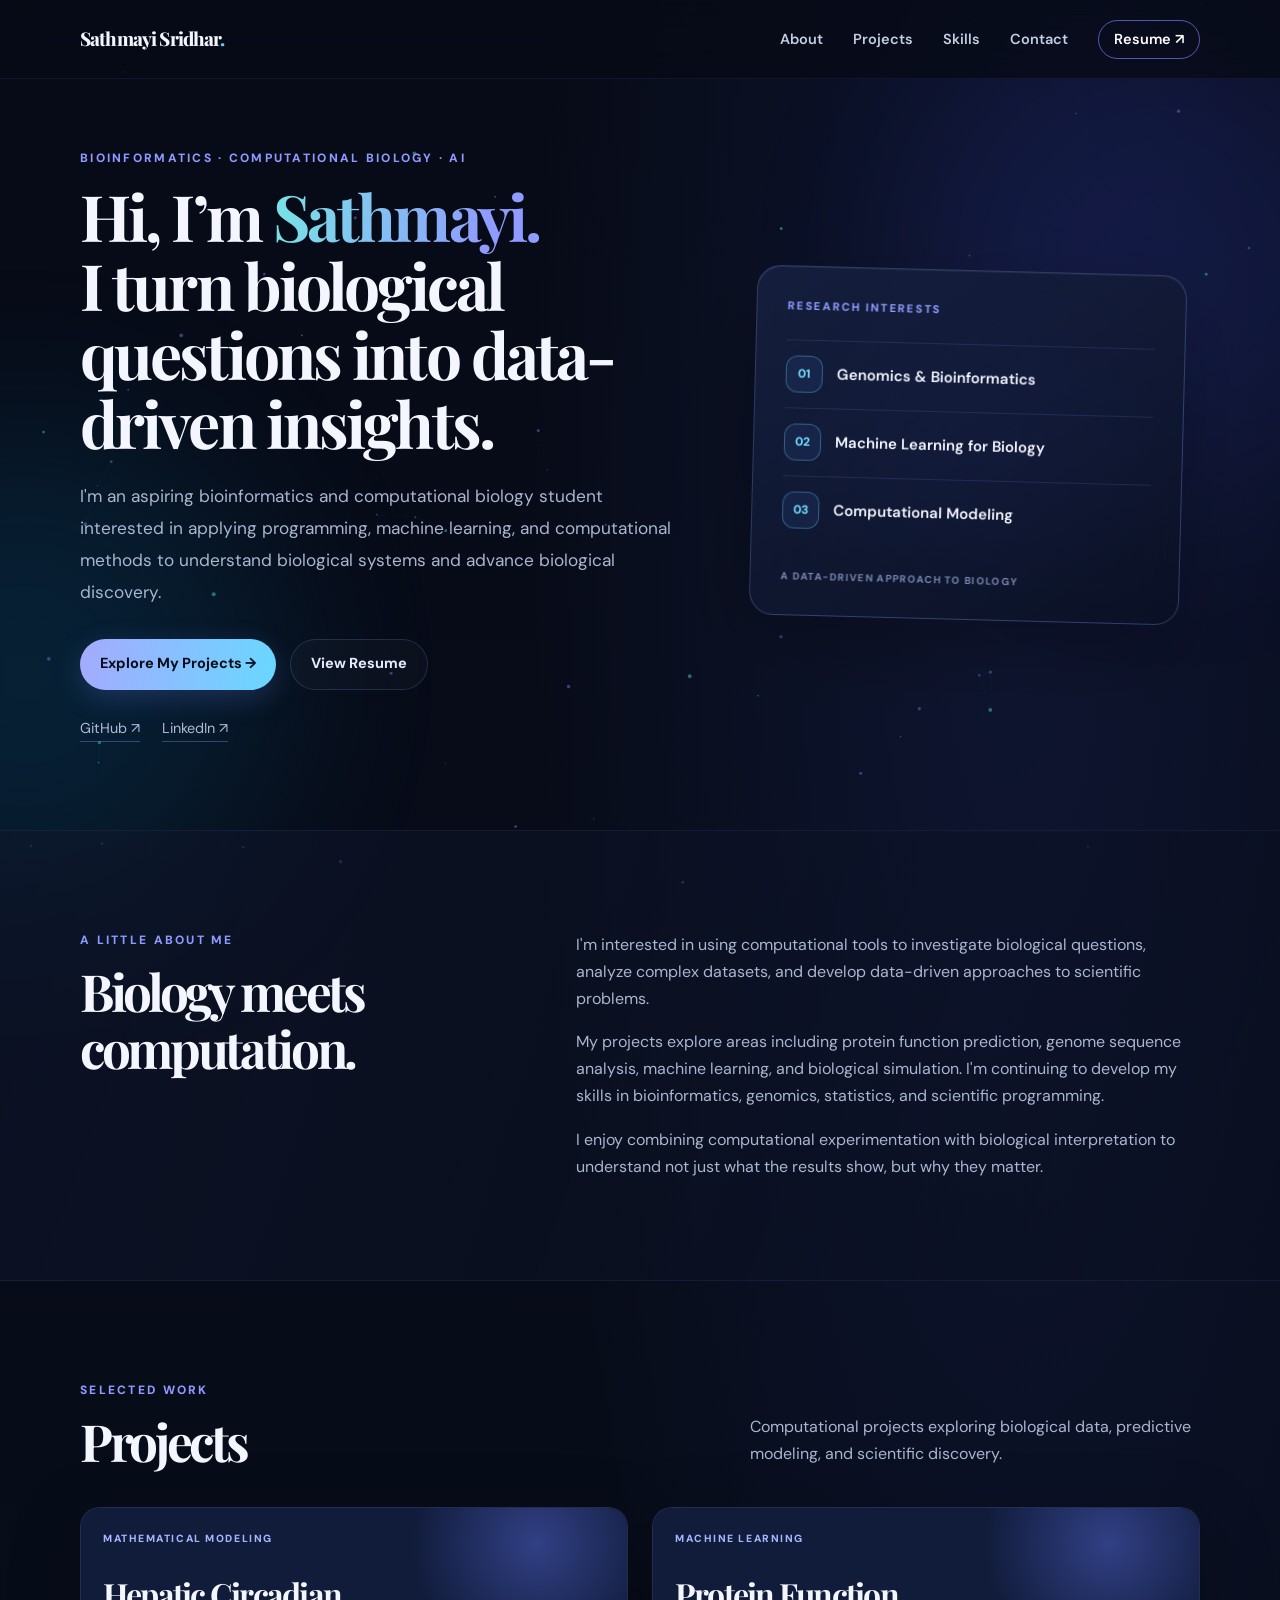
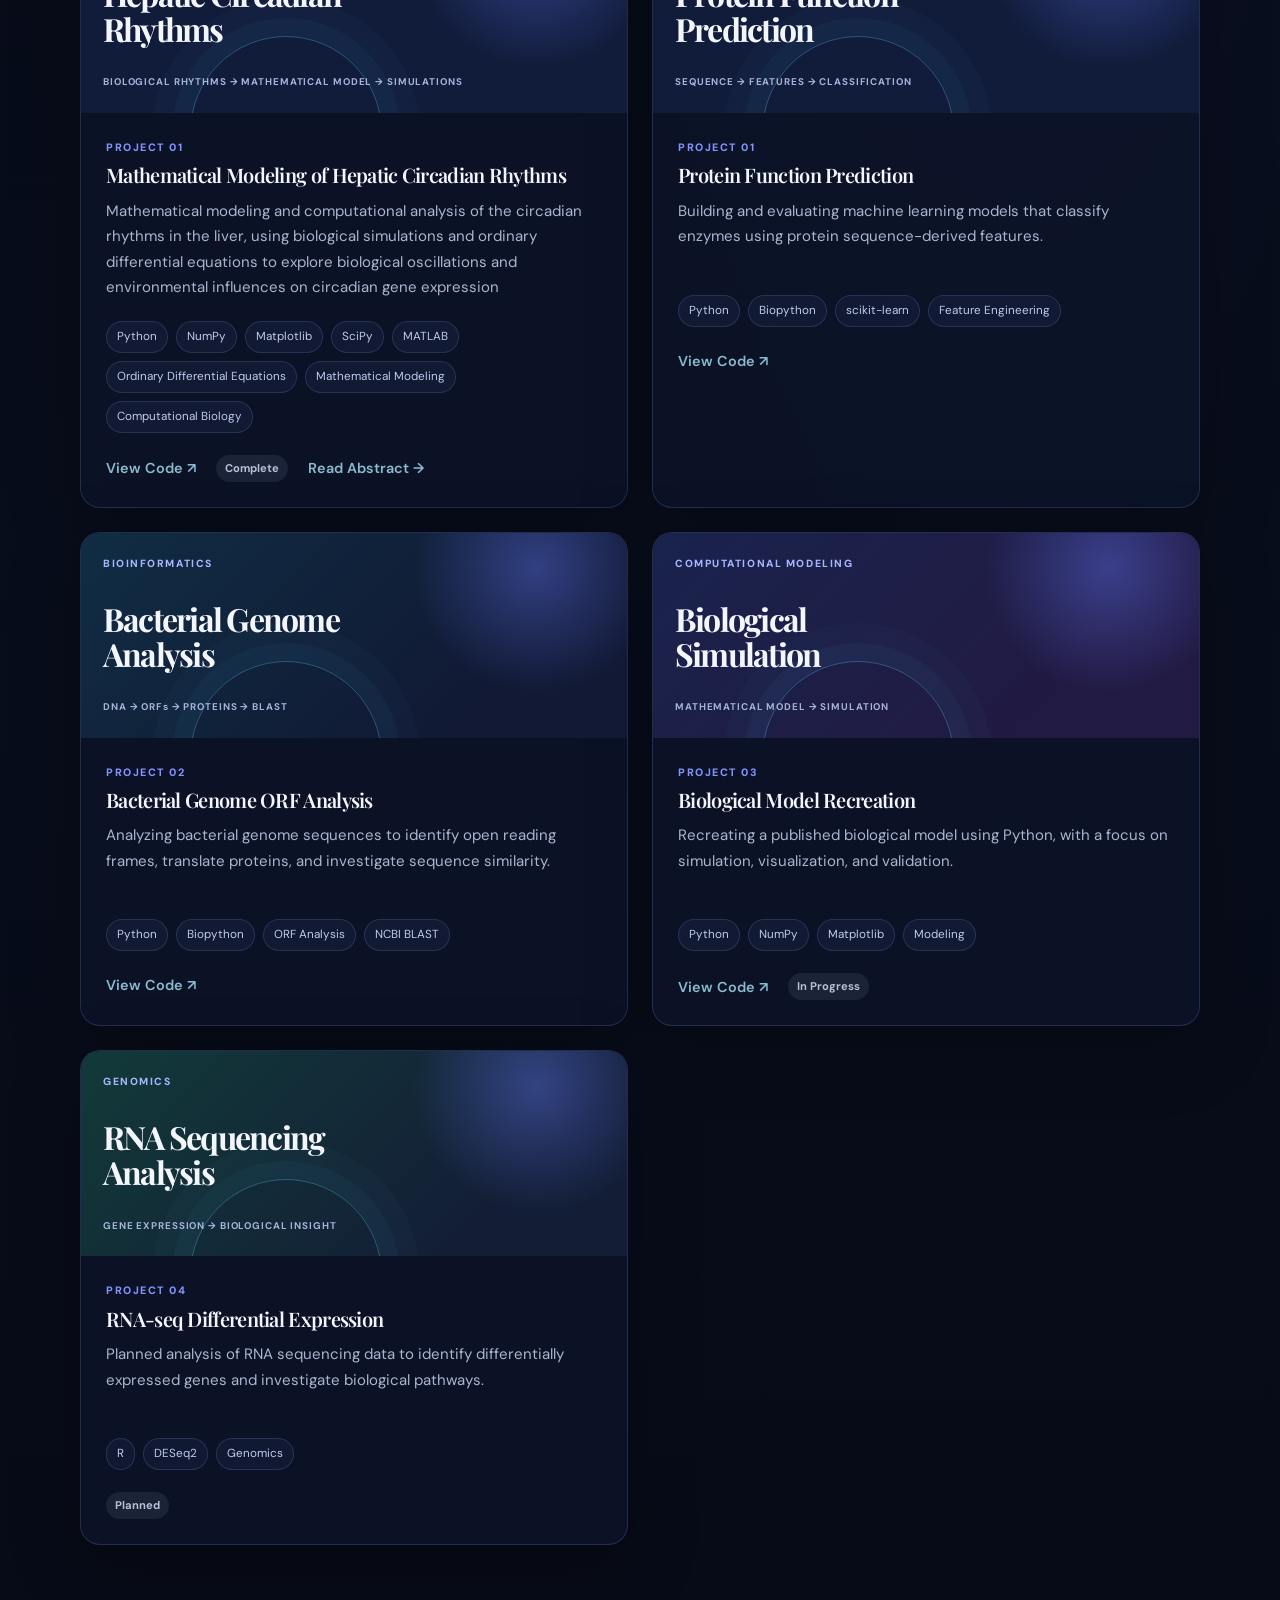
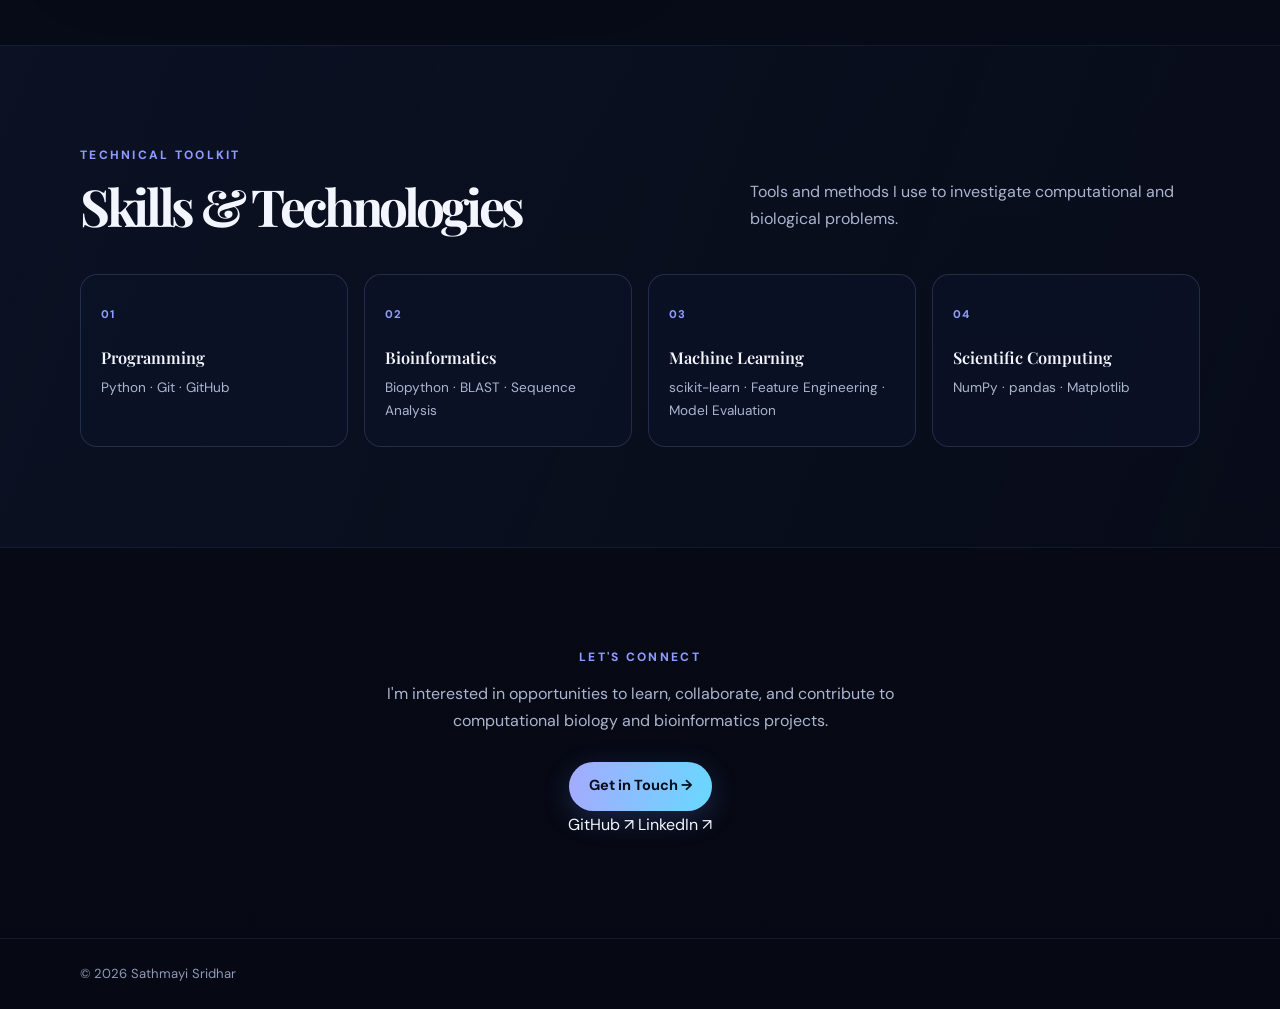
<file: index.html>
<!DOCTYPE html>
<html lang="en">
<head>
    <meta charset="UTF-8">
    <meta name="viewport" content="width=device-width, initial-scale=1.0">
    <meta name="description" content="Portfolio showcasing projects in bioinformatics, computational biology, machine learning, and scientific computing.">
    <title>Sathmayi Sridhar | Computational Biology Portfolio</title>
    <link rel="preconnect" href="https://fonts.googleapis.com">
    <link rel="preconnect" href="https://fonts.gstatic.com" crossorigin>
    <link href="https://fonts.googleapis.com/css2?family=DM+Sans:wght@400;500;600;700&family=Manrope:wght@400;500;600;700;800&family=Playfair+Display:wght@500;600;700&display=swap" rel="stylesheet">
    <link rel="stylesheet" href="style.css">
    <script src="script.js" defer></script>
</head>
<body>
    <div id="scroll-background" aria-hidden="true">
        <div class="scroll-orb scroll-orb-one"></div>
        <div class="scroll-orb scroll-orb-two"></div>
        <div class="scroll-orb scroll-orb-three"></div>
    </div>
    <canvas id="particle-background" aria-hidden="true"></canvas>
    <div class="background-glow background-glow-one" aria-hidden="true"></div>
    <div class="background-glow background-glow-two" aria-hidden="true"></div>
    <header class="site-header">
        <nav class="navbar container" aria-label="Main navigation">
            <a href="#home" class="logo">Sathmayi Sridhar<span>.</span></a>

            <button class="menu-toggle" id="menu-toggle"
                    aria-label="Open navigation menu"
                    aria-expanded="false"
                    aria-controls="nav-links">
                ☰
            </button>

            <ul class="nav-links" id="nav-links">
                <li><a href="#about">About</a></li>
                <li><a href="#projects">Projects</a></li>
                <li><a href="#skills">Skills</a></li>
                <li><a href="#contact">Contact</a></li>
                <li><a href="resume.pdf" class="nav-resume">Resume ↗</a></li>
            </ul>
        </nav>
    </header>

    <main>
        <section class="hero container" id="home">
            <div class="hero-content">
                <p class="eyebrow">BIOINFORMATICS · COMPUTATIONAL BIOLOGY · AI</p>
                <h1>Hi, I’m <span>Sathmayi.</span><br> I turn biological questions into data-driven insights.</h1>
                <p class="hero-description">
                    I'm an aspiring bioinformatics and computational biology student interested in applying
                    programming, machine learning, and computational methods to
                    understand biological systems and advance biological discovery.
                </p>
                <div class="hero-buttons">
                    <a href="#projects" class="button button-primary">Explore My Projects →</a>
                    <a href="resume.pdf" class="button button-secondary">View Resume</a>
                </div>
                <div class="hero-links">
                    <a href="https://github.com/sathmayi" target="_blank" rel="noopener noreferrer">GitHub ↗</a>
                    <a href="https://www.linkedin.com/in/sathmayi-sridhar-a97005241/" target="_blank" rel="noopener noreferrer">LinkedIn ↗</a>
                </div>
            </div>

            <div class="hero-visual" aria-hidden="true">
                <div class="visual-card">
                    <span class="visual-label">RESEARCH INTERESTS</span>
                    <div class="visual-item"><span class="visual-icon">01</span><span>Genomics &amp; Bioinformatics</span></div>
                    <div class="visual-item"><span class="visual-icon">02</span><span>Machine Learning for Biology</span></div>
                    <div class="visual-item"><span class="visual-icon">03</span><span>Computational Modeling</span></div>
                    <div class="visual-decoration">A DATA-DRIVEN APPROACH TO BIOLOGY</div>
                </div>
            </div>
        </section>

        <section class="section section-muted" id="about">
            <div class="container about-layout">
                <div>
                    <p class="eyebrow">A LITTLE ABOUT ME</p>
                    <h2>Biology meets computation.</h2>
                </div>
                <div class="about-content">
                    <p>
                        I'm interested in using computational tools to investigate
                        biological questions, analyze complex datasets, and develop
                        data-driven approaches to scientific problems.
                    </p>
                    <p>
                        My projects explore areas including protein function prediction,
                        genome sequence analysis, machine learning, and biological
                        simulation. I'm continuing to develop my skills in bioinformatics,
                        genomics, statistics, and scientific programming.
                    </p>
                    <p>
                        I enjoy combining computational experimentation with biological
                        interpretation to understand not just what the results show,
                        but why they matter.
                    </p>
                </div>
            </div>
        </section>

        <section class="section container" id="projects">
            <div class="section-heading">
                <div>
                    <p class="eyebrow">SELECTED WORK</p>
                    <h2>Projects</h2>
                </div>
                <p>Computational projects exploring biological data, predictive modeling, and scientific discovery.</p>
            </div>

            <div class="project-grid">
             <!-- PROJECT 01: HEPATIC CIRCADIAN RHYTHMS -->
                <article class="project-card">
                    <div class="project-visual project-circadian">
                        <span class="project-category">MATHEMATICAL MODELING</span>
                        <div class="project-visual-title">
                            Hepatic Circadian<br>Rhythms
                        </div>
                        <div class="project-visual-note">
                            BIOLOGICAL RHYTHMS → MATHEMATICAL MODEL → SIMULATIONS
                        </div>
                    </div>

                    <div class="project-body">
                        <p class="project-number">PROJECT 01</p>

                        <h3>Mathematical Modeling of Hepatic Circadian Rhythms</h3>

                        <p>
                            Mathematical modeling and computational analysis of the circadian rhythms in the liver, using biological
                            simulations and ordinary differential equations to explore biological oscillations and environmental influences on circadian gene expression
                        </p>

                        <div class="tag-list">
                            <span>Python</span>
                            <span>NumPy</span>
                            <span>Matplotlib</span>
                            <span>SciPy</span>
                            <span>MATLAB</span>
                            <span>Ordinary Differential Equations</span>
                            <span>Mathematical Modeling</span>
                            <span>Computational Biology</span>
                        </div>

                        <div class="project-links">
                            <a href="https://github.com/sathmayi/Capstone-Project.git" target="_blank" rel="noopener noreferrer">
                                View Code ↗
                            </a>
                            <span class="status">Complete</span>
                            <a href="abstracts/capstone-project.html">
                                Read Abstract →
                            </a>
                        </div>
                    </div>
                </article>
                <article class="project-card">
                    <div class="project-visual project-protein">
                        <span class="project-category">MACHINE LEARNING</span>
                        <div class="project-visual-title">Protein Function<br>Prediction</div>
                        <div class="project-visual-note">SEQUENCE → FEATURES → CLASSIFICATION</div>
                    </div>
                    <div class="project-body">
                        <p class="project-number">PROJECT 01</p>
                        <h3>Protein Function Prediction</h3>
                        <p>Building and evaluating machine learning models that classify enzymes using protein sequence-derived features.</p>
                        <div class="tag-list">
                            <span>Python</span>
                            <span>Biopython</span>
                            <span>scikit-learn</span>
                            <span>Feature Engineering</span>
                        </div>
                        <div class="project-links">
                            <a href="https://github.com/YOUR_USERNAME/protein-function-prediction" target="_blank" rel="noopener noreferrer">View Code ↗</a>
                        </div>
                    </div>
                </article>

                <article class="project-card">
                    <div class="project-visual project-genome">
                        <span class="project-category">BIOINFORMATICS</span>
                        <div class="project-visual-title">Bacterial Genome<br>Analysis</div>
                        <div class="project-visual-note">DNA → ORFs → PROTEINS → BLAST</div>
                    </div>
                    <div class="project-body">
                        <p class="project-number">PROJECT 02</p>
                        <h3>Bacterial Genome ORF Analysis</h3>
                        <p>Analyzing bacterial genome sequences to identify open reading frames, translate proteins, and investigate sequence similarity.</p>
                        <div class="tag-list">
                            <span>Python</span>
                            <span>Biopython</span>
                            <span>ORF Analysis</span>
                            <span>NCBI BLAST</span>
                        </div>
                        <div class="project-links">
                            <a href="https://github.com/YOUR_USERNAME/YOUR_GENOME_REPOSITORY" target="_blank" rel="noopener noreferrer">View Code ↗</a>
                        </div>
                    </div>
                </article>

                <article class="project-card">
                    <div class="project-visual project-simulation">
                        <span class="project-category">COMPUTATIONAL MODELING</span>
                        <div class="project-visual-title">Biological<br>Simulation</div>
                        <div class="project-visual-note">MATHEMATICAL MODEL → SIMULATION</div>
                    </div>
                    <div class="project-body">
                        <p class="project-number">PROJECT 03</p>
                        <h3>Biological Model Recreation</h3>
                        <p>Recreating a published biological model using Python, with a focus on simulation, visualization, and validation.</p>
                        <div class="tag-list">
                            <span>Python</span><span>NumPy</span><span>Matplotlib</span><span>Modeling</span>
                        </div>
                        <div class="project-links">
                            <a href="https://github.com/YOUR_USERNAME/YOUR_SIMULATION_REPOSITORY" target="_blank" rel="noopener noreferrer">View Code ↗</a>
                            <span class="status">In Progress</span>
                        </div>
                    </div>
                </article>

                <article class="project-card project-upcoming">
                    <div class="project-visual project-rnaseq">
                        <span class="project-category">GENOMICS</span>
                        <div class="project-visual-title">RNA Sequencing<br>Analysis</div>
                        <div class="project-visual-note">GENE EXPRESSION → BIOLOGICAL INSIGHT</div>
                    </div>
                    <div class="project-body">
                        <p class="project-number">PROJECT 04</p>
                        <h3>RNA-seq Differential Expression</h3>
                        <p>Planned analysis of RNA sequencing data to identify differentially expressed genes and investigate biological pathways.</p>
                        <div class="tag-list">
                            <span>R</span><span>DESeq2</span><span>Genomics</span>
                        </div>
                        <div class="project-links"><span class="status">Planned</span></div>
                    </div>
                </article>
            </div>
        </section>

        <section class="section section-muted" id="skills">
            <div class="container">
                <div class="section-heading">
                    <div>
                        <p class="eyebrow">TECHNICAL TOOLKIT</p>
                        <h2>Skills &amp; Technologies</h2>
                    </div>
                    <p>Tools and methods I use to investigate computational and biological problems.</p>
                </div>

                <div class="skills-grid">
                    <div class="skill-card">
                        <span class="skill-index">01</span>
                        <h3>Programming</h3>
                        <p>Python · Git · GitHub</p>
                    </div>
                    <div class="skill-card">
                        <span class="skill-index">02</span>
                        <h3>Bioinformatics</h3>
                        <p>Biopython · BLAST · Sequence Analysis</p>
                    </div>
                    <div class="skill-card">
                        <span class="skill-index">03</span>
                        <h3>Machine Learning</h3>
                        <p>scikit-learn · Feature Engineering · Model Evaluation</p>
                    </div>
                    <div class="skill-card">
                        <span class="skill-index">04</span>
                        <h3>Scientific Computing</h3>
                        <p>NumPy · pandas · Matplotlib</p>
                    </div>
                </div>

            </div>
        </section>

        <section class="section contact-section" id="contact">
            <div class="container contact-content">
                <p class="eyebrow">LET'S CONNECT</p>
               
                <p>
                    I'm interested in opportunities to learn, collaborate, and contribute
                    to computational biology and bioinformatics projects.
                </p>
                <a href="mailto:sathmays@andrew.cmu.edu" class="button button-primary">Get in Touch →</a>
                <div class="contact-links">
                    <a href="https://github.com/sathmayi" target="_blank" rel="noopener noreferrer">GitHub ↗</a>
                    <a href="https://www.linkedin.com/in/sathmayi-sridhar-a97005241/" target="_blank" rel="noopener noreferrer">LinkedIn ↗</a>
                </div>
            </div>
        </section>
    </main>

    <footer class="site-footer">
        <div class="container footer-content">
            <p>© <span id="current-year"></span> Sathmayi Sridhar</p>

        </div>
    </footer>
</body>
</html>
</file>
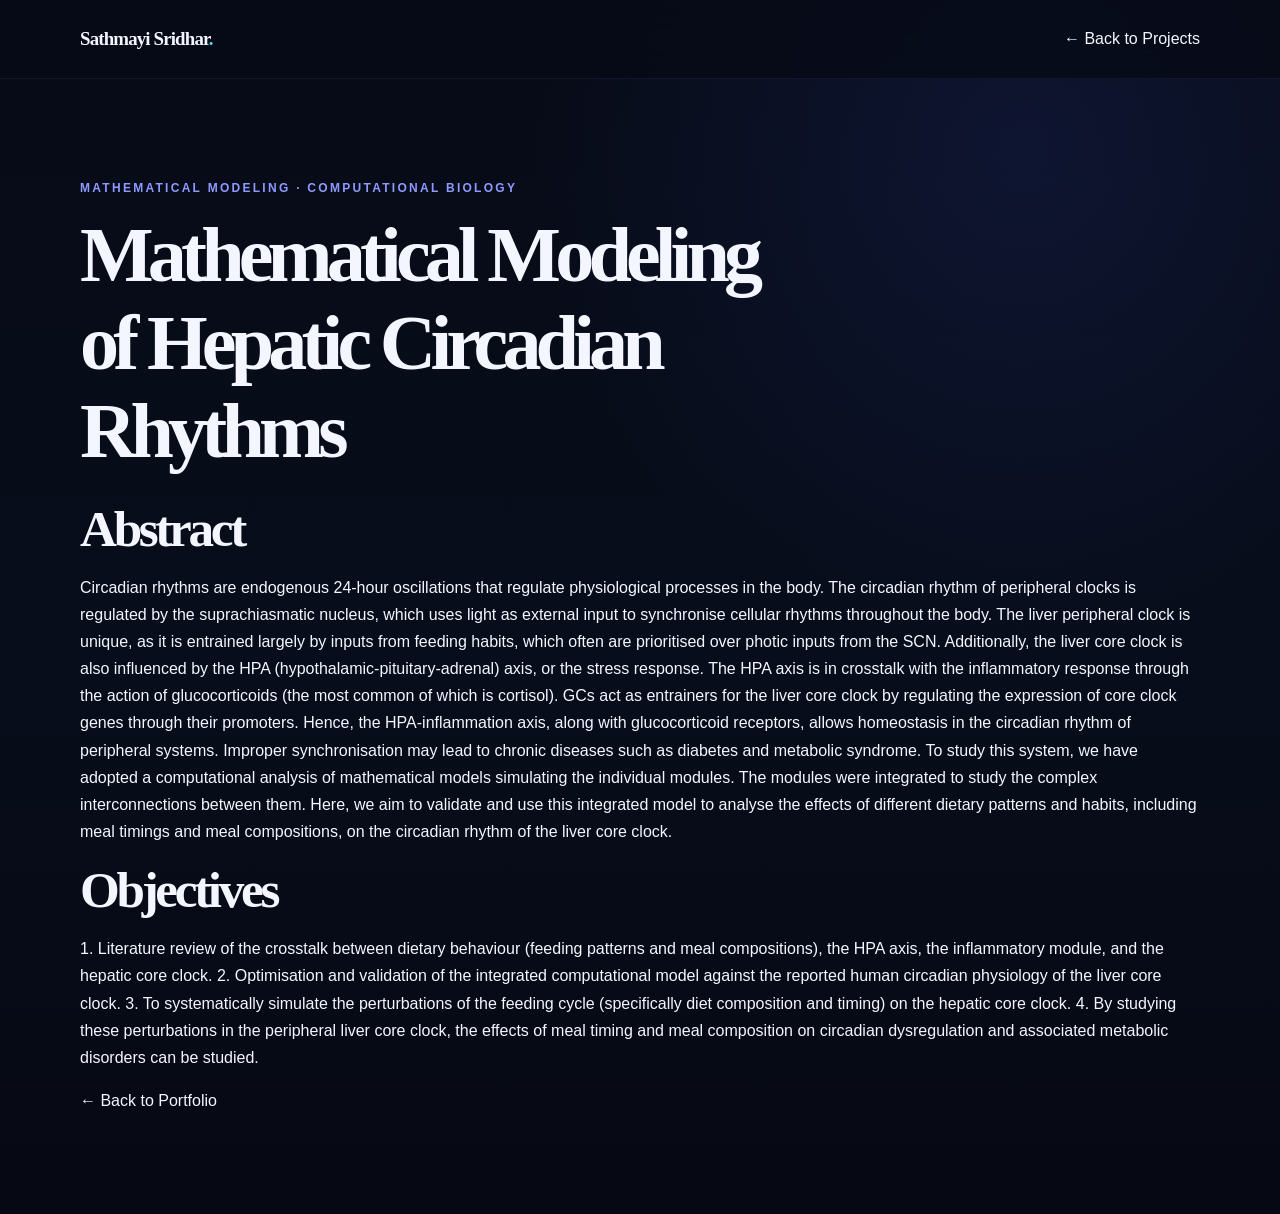
<file: abstracts/capstone-project.html>
<!DOCTYPE html>
<html lang="en">

<head>
    <meta charset="UTF-8">
    <meta name="viewport" content="width=device-width, initial-scale=1.0">

    <title>Mathematical Modeling of Hepatic Circadian Rhythms | Sathmayi Sridhar</title>

    <link rel="stylesheet" href="../style.css">
</head>

<body>

    <header class="site-header">
        <nav class="navbar container">
            <a href="../index.html" class="logo">
                Sathmayi Sridhar<span>.</span>
            </a>

            <a href="../index.html#projects">← Back to Projects</a>
        </nav>
    </header>

    <main class="section container">

        <p class="eyebrow">MATHEMATICAL MODELING · COMPUTATIONAL BIOLOGY</p>

        <h1>Mathematical Modeling of Hepatic Circadian Rhythms</h1>

        <h2>Abstract</h2>

        <p>
            Circadian rhythms are endogenous 24-hour oscillations that regulate physiological processes in the body. The circadian rhythm of peripheral clocks is regulated by the suprachiasmatic nucleus, which uses light as external input to synchronise cellular rhythms throughout the body. The liver peripheral clock is unique, as it is entrained largely by inputs from feeding habits, which often are prioritised over photic inputs from the SCN.
            Additionally, the liver core clock is also influenced by the HPA (hypothalamic-pituitary-adrenal) axis, or the stress response. The HPA axis is in crosstalk with the inflammatory response through the action of glucocorticoids (the most common of which is cortisol). GCs act as entrainers for the liver core clock by regulating the expression of core clock genes through their promoters. Hence, the HPA-inflammation axis, along with glucocorticoid receptors, allows homeostasis in the circadian rhythm of peripheral systems.
            Improper synchronisation may lead to chronic diseases such as diabetes and metabolic syndrome. To study this system, we have adopted a computational analysis of mathematical models simulating the individual modules. The modules were integrated to study the complex interconnections between them. Here, we aim to validate and use this integrated model to analyse the effects of different dietary patterns and habits, including meal timings and meal compositions, on the circadian rhythm of the liver core clock.


        </p>

        <h2>Objectives</h2>

        <p>
            1.	Literature review of the crosstalk between dietary behaviour (feeding patterns and meal compositions), the HPA axis, the inflammatory module, and the hepatic core clock.
            2.	Optimisation and validation of the integrated computational model against the reported human circadian physiology of the liver core clock.
            3.	To systematically simulate the perturbations of the feeding cycle (specifically diet composition and timing) on the hepatic core clock.
            4.	By studying these perturbations in the peripheral liver core clock, the effects of meal timing and meal composition on circadian dysregulation and associated metabolic disorders can be studied.

        </p>
        <a href="../index.html#projects">← Back to Portfolio</a>

    </main>

</body>
</html>
</file>
<file: style.css>
/* =========================================================
   Computational Biology Portfolio — animated dark theme
   Fonts: Manrope (headings/UI), DM Sans (body), Playfair
   Display (editorial accents). Google Fonts requires internet.
   ========================================================= */

:root {
    --bg: #070b17;
    --bg-soft: #0c1224;
    --panel: rgba(15, 24, 47, 0.76);
    --panel-solid: #101a31;
    --text: #f4f6ff;
    --muted: #aab5d0;
    --accent: #7b83ff;
    --accent-bright: #58d5ff;
    --border: rgba(145, 165, 255, 0.18);
    --shadow: 0 20px 70px rgba(0, 0, 0, 0.25);
    --radius: 20px;
    --content-width: 1120px;
}

* { box-sizing: border-box; }
html { scroll-behavior: smooth; scroll-padding-top: 88px; }
body {
    margin: 0;
    color: var(--text);
    background:
        radial-gradient(ellipse at 80% 12%, rgba(43, 60, 150, .20), transparent 34%),
        linear-gradient(180deg, #070b17 0%, #080d1b 55%, #060913 100%);
    font-family: "DM Sans", sans-serif;
    font-size: 16px;
    line-height: 1.7;
    overflow-x: hidden;
}
body::selection { background: rgba(123, 131, 255, .4); }
a { color: inherit; text-decoration: none; }
button, a { -webkit-tap-highlight-color: transparent; }
button { font: inherit; }
img { max-width: 100%; }
.container { width: min(var(--content-width), calc(100% - 48px)); margin-inline: auto; }
#particle-background {
    position: fixed;
    inset: 0;
    z-index: -2;
    width: 100%;
    height: 100%;
    pointer-events: none;
    opacity: .72;
}
.background-glow {
    position: fixed;
    z-index: -1;
    width: 38vw;
    height: 38vw;
    min-width: 300px;
    min-height: 300px;
    border-radius: 50%;
    filter: blur(100px);
    opacity: .12;
    pointer-events: none;
    animation: glow-drift 18s ease-in-out infinite alternate;
}
.background-glow-one { top: 2%; right: -10%; background: #4855ff; }
.background-glow-two { top: 48%; left: -17%; background: #00b9ff; animation-delay: -8s; }
@keyframes glow-drift {
    from { transform: translate3d(0, -2%, 0) scale(.9); }
    to { transform: translate3d(-5%, 7%, 0) scale(1.15); }
}

.site-header {
    position: sticky;
    top: 0;
    z-index: 20;
    border-bottom: 1px solid rgba(150, 170, 255, .08);
    background: rgba(7, 11, 23, .78);
    backdrop-filter: blur(18px);
}
.navbar { min-height: 78px; display: flex; align-items: center; justify-content: space-between; gap: 24px; }
.logo {
    font-family: "Playfair Display", Georgia, serif;
    font-size: 1.18rem;
    font-weight: 800;
    letter-spacing: -.045em;
}
.logo span { color: var(--accent-bright); }
.nav-links { display: flex; align-items: center; gap: 30px; list-style: none; margin: 0; padding: 0; }
.nav-links a { color: #c5cde3; font-size: .91rem; font-weight: 600; transition: color .2s ease; }
.nav-links a:hover, .nav-links a:focus-visible { color: white; }
.nav-links .nav-resume { color: white; border: 1px solid rgba(123, 131, 255, .65); padding: 9px 15px; border-radius: 999px; }
.menu-toggle { display: none; color: white; background: transparent; border: 0; font-size: 1.6rem; cursor: pointer; }

.hero { min-height: 650px; display: grid; grid-template-columns: 1.12fr .88fr; align-items: center; gap: 64px; padding-top: 70px; padding-bottom: 88px; }
.hero-content { max-width: 660px; }
.eyebrow {
    margin: 0 0 14px;
    color: #8e9aff;
    font-size: .75rem;
    font-weight: 800;
    letter-spacing: .19em;
    line-height: 1.5;
}
h1, h2, h3 { margin-top: 0; font-family: "Playfair Display", Georgia, serif; line-height: 1.13; font-weight: 600; }
h1 { max-width: 700px; margin-bottom: 24px; font-size: clamp(3rem, 6.1vw, 5.5rem); font-weight: 700; letter-spacing: -.075em; }
h1 span {
    color: #aab0ff;
    background: linear-gradient(100deg, #a8b0ff 0%, #7b83ff 48%, #62d7ff 100%);
    -webkit-background-clip: text;
    background-clip: text;
    -webkit-text-fill-color: transparent;
}
.hero-description { max-width: 600px; color: var(--muted); font-size: 1.08rem; line-height: 1.85; }
.hero-buttons { display: flex; flex-wrap: wrap; gap: 14px; margin-top: 30px; }
.button { display: inline-flex; align-items: center; justify-content: center; min-height: 48px; padding: 12px 20px; border-radius: 999px; font-size: .91rem; font-weight: 700; transition: transform .2s, box-shadow .2s, border-color .2s; }
.button:hover { transform: translateY(-3px); }
.button-primary { color: #080c1b; background: linear-gradient(100deg, #a5aaff, #68d8ff); box-shadow: 0 8px 28px rgba(103, 137, 255, .22); }
.button-primary:hover { box-shadow: 0 12px 34px rgba(103, 137, 255, .36); }
.button-secondary { border: 1px solid var(--border); color: #e8ebff; background: rgba(255,255,255,.025); }
.hero-links { display: flex; gap: 22px; margin-top: 26px; }
.hero-links a { color: #aeb9d8; font-size: .9rem; border-bottom: 1px solid rgba(142,154,255,.35); }
.hero-links a:hover { color: white; }
.hero-visual { position: relative; min-height: 390px; display: grid; place-items: center; }
.hero-visual::before {
    content: "";
    position: absolute;
    inset: 8% 0;
    border-radius: 50%;
    background: radial-gradient(ellipse, rgba(68, 91, 255, .22), transparent 67%);
    filter: blur(14px);
}
.visual-card {
    position: relative;
    width: min(100%, 430px);
    padding: 30px;
    border: 1px solid rgba(142, 160, 255, .27);
    border-radius: 24px;
    background: linear-gradient(145deg, rgba(21, 32, 64, .88), rgba(9, 15, 33, .77));
    box-shadow: 0 30px 90px rgba(0, 0, 0, .28), inset 0 1px rgba(255,255,255,.06);
    backdrop-filter: blur(18px);
    transform: rotate(1.5deg);
    animation: card-float 7s ease-in-out infinite;
}
@keyframes card-float { 0%,100% { transform: translateY(0) rotate(1.5deg); } 50% { transform: translateY(-11px) rotate(-.5deg); } }
.visual-label { display: block; margin-bottom: 24px; color: #8f9cff; font-size: .7rem; font-weight: 800; letter-spacing: .16em; }
.visual-item { display: flex; align-items: center; gap: 14px; padding: 15px 0; border-top: 1px solid rgba(150,170,255,.13); font-size: .94rem; font-weight: 600; }
.visual-icon { display: grid; place-items: center; width: 37px; height: 37px; flex: 0 0 37px; border: 1px solid rgba(105, 207, 255, .35); border-radius: 12px; color: #70dcff; background: rgba(77, 140, 255, .09); font-size: .75rem; font-weight: 800; }
.visual-decoration { margin-top: 24px; color: #7887b3; font-size: .63rem; font-weight: 700; letter-spacing: .13em; }

.section { padding-top: 100px; padding-bottom: 100px; }
.section-muted { border-block: 1px solid rgba(150,170,255,.08); background: linear-gradient(110deg, rgba(15,22,43,.62), rgba(10,15,31,.38)); }
.section-heading { display: flex; justify-content: space-between; align-items: end; gap: 40px; margin-bottom: 36px; }
h2 { margin-bottom: 0; font-size: clamp(2.2rem, 4vw, 3.3rem); font-weight: 700; letter-spacing: -.065em; }
.section-heading > p { max-width: 450px; margin: 0 0 4px; color: var(--muted); }
.about-layout { display: grid; grid-template-columns: .8fr 1.2fr; gap: 80px; }
.about-content { color: var(--muted); }
.about-content p:first-child { margin-top: 0; }
.about-content p:last-child { margin-bottom: 0; }

.project-grid { display: grid; grid-template-columns: repeat(2, minmax(0, 1fr)); gap: 24px; }
.project-card { overflow: hidden; border: 1px solid var(--border); border-radius: var(--radius); background: rgba(13, 21, 42, .79); box-shadow: var(--shadow); transition: transform .25s, border-color .25s, box-shadow .25s; }
.project-card:hover { transform: translateY(-6px); border-color: rgba(115, 158, 255, .55); box-shadow: 0 25px 70px rgba(0,0,0,.34); }
.project-visual { position: relative; min-height: 205px; display: flex; flex-direction: column; justify-content: space-between; overflow: hidden; padding: 22px; isolation: isolate; background: #111c3b; }
.project-visual::before, .project-visual::after { content: ""; position: absolute; z-index: -1; border-radius: 50%; }
.project-visual::before { width: 260px; height: 260px; top: -95px; right: -40px; background: radial-gradient(circle, rgba(102,122,255,.38), transparent 68%); }
.project-visual::after { width: 190px; height: 190px; bottom: -115px; left: 20%; border: 1px solid rgba(95,209,255,.32); box-shadow: 0 0 0 18px rgba(95,209,255,.035), 0 0 0 38px rgba(95,209,255,.025); }
.project-genome { background: linear-gradient(135deg, #102d43, #111934 75%); }
.project-simulation { background: linear-gradient(135deg, #19234c, #211a43 75%); }
.project-rnaseq { background: linear-gradient(135deg, #123a39, #131e36 75%); }
.project-category { color: #a7b6ff; font-size: .65rem; font-weight: 800; letter-spacing: .15em; }
.project-visual-title { font-family: "Playfair Display", Georgia, serif; font-size: clamp(1.5rem, 2.5vw, 2.1rem); font-weight: 700; line-height: 1.1; letter-spacing: -.055em; }
.project-visual-note { color: #a6b3d8; font-size: .61rem; font-weight: 700; letter-spacing: .09em; }
.project-body { padding: 25px; }
.project-number { margin: 0 0 8px; color: #8494ff; font-size: .67rem; font-weight: 800; letter-spacing: .14em; }
.project-body h3 { margin-bottom: 12px; font-size: 1.25rem; letter-spacing: -.035em; }
.project-body > p:not(.project-number) { min-height: 76px; margin: 0; color: var(--muted); font-size: .94rem; }
.tag-list { display: flex; flex-wrap: wrap; gap: 8px; margin-top: 20px; }
.tag-list span { padding: 5px 10px; border: 1px solid rgba(142,160,255,.18); border-radius: 999px; color: #c1cbed; background: rgba(123,131,255,.06); font-size: .73rem; }
.project-links { display: flex; align-items: center; gap: 15px; margin-top: 22px; }
.project-links a { color: #8eafff; font-size: .88rem; font-weight: 700; }
.project-links a:hover { color: #7be2ff; }
.status { padding: 4px 9px; border-radius: 999px; color: #b8c0d9; background: rgba(168,181,208,.1); font-size: .7rem; font-weight: 700; }

.skills-grid { display: grid; grid-template-columns: repeat(4, minmax(0, 1fr)); gap: 16px; margin-top: 38px; }
.skill-card { padding: 24px 20px; border: 1px solid var(--border); border-radius: 17px; background: rgba(12,20,40,.68); transition: transform .2s, border-color .2s; }
.skill-card:hover { transform: translateY(-4px); border-color: rgba(112, 202, 255, .4); }
.skill-index { color: #8f9cff; font-size: .7rem; font-weight: 800; letter-spacing: .12em; }
.skill-card h3 { margin: 22px 0 9px; font-size: 1.02rem; }
.skill-card p { margin: 0; color: var(--muted); font-size: .85rem; }
.skills-note { margin: 24px 0 0; color: #8290b2; font-size: .83rem; }

.contact-section { padding: 100px 0; text-align: center; }
.contact-content h2 { margin-bottom: 20px; }
.contact-content > p:not(.eyebrow) { max-width: 600px; margin: 0 auto; color: var(--muted); }
.contact-content .button { margin-top: 28px; }
.site-footer { padding: 24px 0; border-top: 1px solid rgba(150,170,255,.1); color: #8c99b8; font-size: .82rem; }
.footer-content { display: flex; align-items: center; justify-content: space-between; gap: 20px; }
.footer-content p { margin: 0; }

@media (max-width: 900px) {
    .hero { grid-template-columns: 1fr; gap: 15px; padding-top: 75px; }
    .hero-visual { min-height: 340px; }
    .visual-card { width: min(100%, 520px); }
    .about-layout { grid-template-columns: 1fr; gap: 24px; }
    .skills-grid { grid-template-columns: repeat(2, minmax(0, 1fr)); }
}
@media (max-width: 640px) {
    .container { width: min(var(--content-width), calc(100% - 32px)); }
    .navbar { min-height: 68px; }
    .menu-toggle { display: block; }
    .nav-links { position: absolute; top: 68px; right: 16px; left: 16px; display: none; flex-direction: column; align-items: stretch; gap: 0; padding: 12px; border: 1px solid var(--border); border-radius: 16px; background: rgba(9,14,29,.97); box-shadow: var(--shadow); }
    .nav-links.open { display: flex; }
    .nav-links a { display: block; padding: 12px; }
    .nav-links .nav-resume { margin-top: 5px; text-align: center; }
    .hero { min-height: auto; padding-top: 72px; padding-bottom: 70px; }
    h1 { font-size: clamp(2.8rem, 13vw, 4.2rem); }
    .hero-description { font-size: 1rem; }
    .hero-visual { min-height: 310px; }
    .visual-card { padding: 23px; }
    .section { padding-top: 72px; padding-bottom: 72px; }
    .section-heading { align-items: start; flex-direction: column; gap: 16px; }
    .project-grid { grid-template-columns: 1fr; }
    .project-body > p:not(.project-number) { min-height: 0; }
    .skills-grid { grid-template-columns: 1fr 1fr; gap: 10px; }
    .skill-card { padding: 18px 14px; }
    .skill-card h3 { font-size: .95rem; }
    .footer-content { align-items: flex-start; flex-direction: column; gap: 5px; }
}
@media (prefers-reduced-motion: reduce) {
    *, *::before, *::after { scroll-behavior: auto !important; animation-duration: .01ms !important; animation-iteration-count: 1 !important; transition-duration: .01ms !important; }
}


/* FINAL LAYERING FIX: visible background behind all page sections */
body { position: relative; isolation: isolate; }
#scroll-background, #particle-background, .background-glow {
    pointer-events: none;
}
#scroll-background { z-index: -1; }
#particle-background { z-index: -2; }
.background-glow { z-index: -1; }
.site-header, main, .site-footer {
    position: relative;
    z-index: 1;
}
.hero h1 {
    max-width: 760px;
    font-family: "Playfair Display", Georgia, serif;
    font-size: clamp(2.8rem, 5vw, 4.7rem);
    letter-spacing: -.045em;
    line-height: 1.08;
}
.hero h1 span {
    background: linear-gradient(100deg, #77e5e4, #8f9cff 80%);
    -webkit-background-clip: text;
    background-clip: text;
    -webkit-text-fill-color: transparent;
}
.project-visual-title { font-family: "Playfair Display", Georgia, serif; }


.project-links {
    display: flex;
    align-items: center;
    gap: 20px;
    flex-wrap: wrap;
}

.project-links a {
    font-size: 0.9rem;
    font-weight: 600;
    color: #8bbbd1;
    text-decoration: none;
    transition: color 0.3s ease;
}

.project-links a:hover {
    color: #ffffff;
}
</file>
